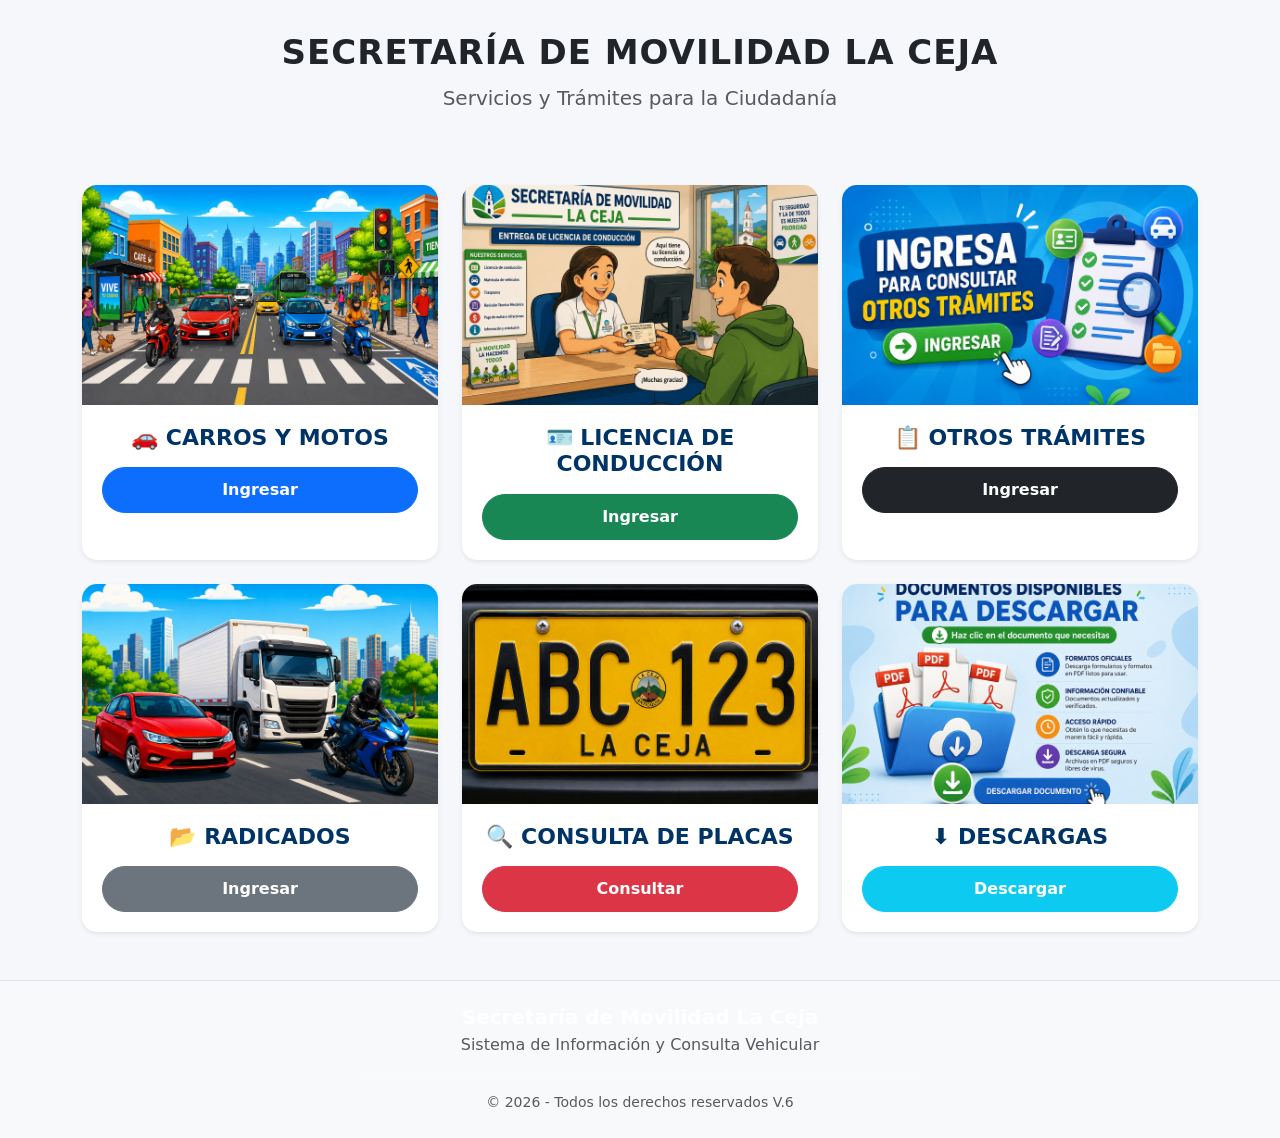
<file: index.html>
<!DOCTYPE html>
<html lang="es">
<head>
  <meta charset="UTF-8">
  <meta name="viewport" content="width=device-width, initial-scale=1">
  <title>Secretaría de Movilidad La Ceja</title>

  <link href="https://cdn.jsdelivr.net/npm/bootstrap@5.3.2/dist/css/bootstrap.min.css" rel="stylesheet">
  <link href="https://cdn.jsdelivr.net/npm/bootstrap-icons@1.11.3/font/bootstrap-icons.min.css" rel="stylesheet">
  <link rel="stylesheet" href="style.css">
</head>

<body>

  <!-- ENCABEZADO CENTRADO -->
  <header class="text-center my-4 py-2">
    <h1 class="fw-bold">SECRETARÍA DE MOVILIDAD LA CEJA</h1>
    <p class="text-muted fs-5">Servicios y Trámites para la Ciudadanía</p>
  </header>

  <!-- CONTENIDO PRINCIPAL -->
  <main class="container my-5">
    <div class="row g-4">

      <!-- CARROS Y MOTOS -->
      <div class="col-md-4">
        <div class="card h-100 shadow-sm">
          <img src="img/tramites.jpg" class="card-img-top" alt="Carros y Motos">
          <div class="card-body text-center">
            <h4 class="card-title mb-3">🚗 CARROS Y MOTOS</h4>
            <a href="tramites.html" class="btn btn-primary w-100 fw-semibold">Ingresar</a>
          </div>
        </div>
      </div>

      <!-- LICENCIA DE CONDUCCIÓN -->
      <div class="col-md-4">
        <div class="card h-100 shadow-sm">
          <img src="img/licencia.jpg" class="card-img-top" alt="Licencia de conducción">
          <div class="card-body text-center">
            <h4 class="card-title mb-3">🪪 LICENCIA DE CONDUCCIÓN</h4>
            <a href="licencia.html" class="btn btn-success w-100 fw-semibold">Ingresar</a>
          </div>
        </div>
      </div>

      <!-- OTROS TRÁMITES -->
      <div class="col-md-4">
        <div class="card h-100 shadow-sm">
          <img src="img/otros.jpg" class="card-img-top" alt="Otros Trámites">
          <div class="card-body text-center">
            <h4 class="card-title mb-3">📋 OTROS TRÁMITES</h4>
            <a href="https://drive.google.com/file/d/1l8A5gVr0gY39-_le9hPTudq5FZgaMMfN/view?usp=sharing" target="_blank" class="btn btn-dark w-100 fw-semibold">Ingresar</a>
          </div>
        </div>
      </div>

      <!-- RADICADOS -->
      <div class="col-md-4">
        <div class="card h-100 shadow-sm">
          <img src="img/radicados.jpg" class="card-img-top" alt="Radicados">
          <div class="card-body text-center">
            <h4 class="card-title mb-3">📂 RADICADOS</h4>
            <a href="radicados.html" class="btn btn-secondary w-100 fw-semibold">Ingresar</a>
          </div>
        </div>
      </div>

      <!-- CONSULTA DE PLACAS -->
      <div class="col-md-4">
        <div class="card h-100 shadow-sm">
          <img src="img/placa.jpg" class="card-img-top" alt="Consulta de placas">
          <div class="card-body text-center">
            <h4 class="card-title mb-3">🔍 CONSULTA DE PLACAS</h4>
            <a href="consulta.html" class="btn btn-danger w-100 fw-semibold">Consultar</a>
          </div>
        </div>
      </div>

      <!-- DESCARGAS -->
      <div class="col-md-4">
        <div class="card h-100 shadow-sm">
          <img src="img/descargaspdf.jpg" class="card-img-top" alt="Descargas">
          <div class="card-body text-center">
            <h4 class="card-title mb-3">⬇️ DESCARGAS</h4>
            <a href="descargas.html" class="btn btn-info w-100 text-white fw-semibold">Descargar</a>
          </div>
        </div>
      </div>

    </div>
  </main>

  <!-- PIE DE PÁGINA CENTRADO -->
  <footer class="text-center py-4 mt-5 bg-light border-top">
    <div class="container">
      <h5 class="fw-bold mb-1">Secretaría de Movilidad La Ceja</h5>
      <p class="text-muted mb-2">Sistema de Información y Consulta Vehicular</p>
      <hr class="w-50 mx-auto my-3">
      <small class="text-muted">© 2026 - Todos los derechos reservados V.6</small>
    </div>
  </footer>

  <script src="https://cdn.jsdelivr.net/npm/bootstrap@5.3.2/dist/js/bootstrap.bundle.min.js"></script>
  <script src="script.js"></script>

</body>
</html>
</file>
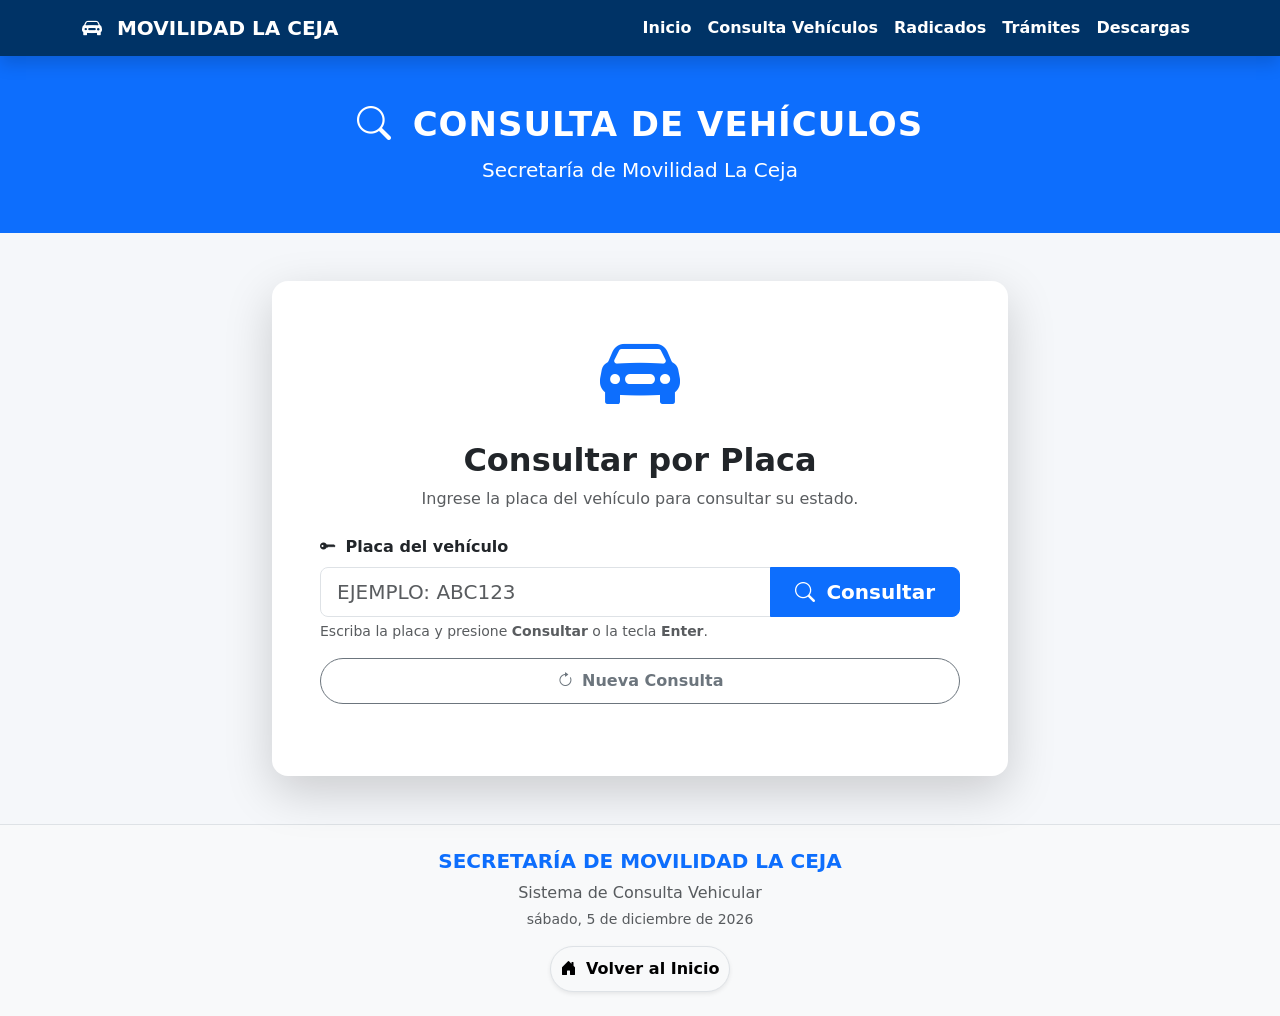
<file: consulta.html>
<!DOCTYPE html>
<html lang="es">

<head>

    <meta charset="UTF-8">

    <meta 
        name="viewport" 
        content="width=device-width, initial-scale=1"
    >

    <meta 
        name="description" 
        content="Consulta de vehículos - Secretaría de Movilidad La Ceja"
    >

    <title>
        Consulta de Vehículos | Movilidad La Ceja
    </title>


    <!-- ==================================================
         BOOTSTRAP 5.3.3 (VERSIÓN ESTABLE CORREGIDA)
    =================================================== -->

    <link 
        href="https://cdn.jsdelivr.net/npm/bootstrap@5.3.3/dist/css/bootstrap.min.css" 
        rel="stylesheet"
    >


    <!-- ==================================================
         BOOTSTRAP ICONS
    =================================================== -->

    <link 
        href="https://cdn.jsdelivr.net/npm/bootstrap-icons@1.11.3/font/bootstrap-icons.min.css" 
        rel="stylesheet"
    >


    <!-- ==================================================
         ESTILOS PROPIOS
    =================================================== -->

    <link 
        rel="stylesheet" 
        href="style.css"
    >

</head>


<body>


<!-- ======================================================
     NAVBAR
====================================================== -->

<nav 
    class="navbar navbar-expand-lg navbar-dark bg-primary shadow"
>

    <div class="container">


        <a 
            class="navbar-brand fw-bold" 
            href="index.html"
        >

            <i class="bi bi-car-front-fill me-2"></i>
            MOVILIDAD LA CEJA

        </a>


        <button 
            class="navbar-toggler" 
            type="button" 
            data-bs-toggle="collapse" 
            data-bs-target="#menu" 
            aria-controls="menu" 
            aria-expanded="false" 
            aria-label="Alternar navegación"
        >

            <span class="navbar-toggler-icon"></span>

        </button>


        <div 
            class="collapse navbar-collapse" 
            id="menu"
        >

            <ul class="navbar-nav ms-auto">


                <li class="nav-item">

                    <a 
                        class="nav-link" 
                        href="index.html"
                    >

                        Inicio

                    </a>

                </li>


                <li class="nav-item">

                    <a 
                        class="nav-link active" 
                        href="consulta.html" 
                        aria-current="page"
                    >

                        Consulta Vehículos

                    </a>

                </li>


                <li class="nav-item">

                    <a 
                        class="nav-link" 
                        href="radicados.html"
                    >

                        Radicados

                    </a>

                </li>


                <li class="nav-item">

                    <a 
                        class="nav-link" 
                        href="tramites.html"
                    >

                        Trámites

                    </a>

                </li>


                <li class="nav-item">

                    <a 
                        class="nav-link" 
                        href="descargas.html"
                    >

                        Descargas

                    </a>

                </li>


            </ul>

        </div>

    </div>

</nav>



<!-- ======================================================
     ENCABEZADO
====================================================== -->

<header 
    class="text-center text-white py-5 bg-primary"
>

    <h1 class="fw-bold">

        <i class="bi bi-search me-2"></i>
        CONSULTA DE VEHÍCULOS

    </h1>


    <p class="mb-0 fs-5">

        Secretaría de Movilidad La Ceja

    </p>

</header>



<!-- ======================================================
     CONSULTA PRINCIPAL
====================================================== -->

<main class="container mt-5 mb-5">

    <div class="row justify-content-center">

        <div class="col-lg-8">


            <div 
                class="card shadow-lg border-0 rounded-4"
            >

                <div 
                    class="card-body p-4 p-md-5"
                >


                    <!-- ==================================
                         ICONO Y TÍTULO
                    =================================== -->

                    <div 
                        class="text-center mb-4"
                    >

                        <i 
                            class="bi bi-car-front-fill display-1 text-primary"
                        ></i>


                        <h2 class="mt-3 fw-bold">

                            Consultar por Placa

                        </h2>


                        <p class="text-muted">

                            Ingrese la placa del vehículo para consultar su estado.

                        </p>

                    </div>



                    <!-- ==================================
                         FORMULARIO DE BÚSQUEDA
                    =================================== -->

                    <form 
                        id="formVehiculo" 
                        onsubmit="event.preventDefault(); consultarPlaca();"
                    >


                        <label 
                            for="placa" 
                            class="form-label fw-semibold"
                        >

                            <i class="bi bi-key-fill me-1"></i>
                            Placa del vehículo

                        </label>


                        <div 
                            class="input-group input-group-lg"
                        >


                            <input 
                                type="text" 
                                id="placa" 
                                class="form-control" 
                                maxlength="10" 
                                placeholder="Ejemplo: ABC123" 
                                style="text-transform:uppercase;" 
                                autocomplete="off" 
                                autocapitalize="characters" 
                                spellcheck="false" 
                                aria-label="Placa del vehículo"
                                aria-describedby="ayudaPlaca"
                            >


                            <button 
                                class="btn btn-primary px-4" 
                                type="submit"
                                aria-label="Consultar vehículo"
                            >

                                <i class="bi bi-search me-1"></i>
                                Consultar

                            </button>


                        </div>


                        <div 
                            id="ayudaPlaca" 
                            class="form-text"
                        >

                            Escriba la placa y presione 
                            <strong>Consultar</strong> o la tecla 
                            <strong>Enter</strong>.

                        </div>


                    </form>



                    <!-- ==================================
                         BOTÓN NUEVA CONSULTA
                    =================================== -->

                    <div class="mt-3 d-grid">


                        <button 
                            class="btn btn-outline-secondary" 
                            type="button" 
                            onclick="limpiarConsultaVehiculo()"
                        >

                            <i class="bi bi-arrow-clockwise me-1"></i>
                            Nueva Consulta

                        </button>


                    </div>



                    <!-- ==================================
                         LOADER (SPINNER)
                    =================================== -->

                    <div 
                        class="text-center mt-4"
                    >

                        <div 
                            id="loader" 
                            class="spinner-border text-primary" 
                            style="display:none;" 
                            role="status" 
                            aria-label="Consultando"
                        >

                            <span class="visually-hidden">
                                Cargando...
                            </span>

                        </div>

                    </div>



                    <!-- ==================================
                         RESULTADO DE LA CONSULTA
                    =================================== -->

                    <div 
                        id="resultado" 
                        class="mt-4" 
                        style="display:none;"
                        aria-live="polite"
                    ></div>


                </div>

            </div>

        </div>

    </div>

</main>



<!-- ======================================================
     PIE DE PÁGINA
====================================================== -->

<footer 
    class="mt-5 py-4 bg-light border-top"
>

    <div class="container text-center">


        <h5 class="fw-bold text-primary">

            SECRETARÍA DE MOVILIDAD LA CEJA

        </h5>


        <p class="text-muted mb-1">

            Sistema de Consulta Vehicular

        </p>


        <p class="text-muted small">

            <span id="fecha"></span>

        </p>


        <a 
            href="index.html" 
            class="btn btn-light border shadow-sm"
        >

            <i class="bi bi-house-door-fill me-1"></i>
            Volver al Inicio

        </a>


    </div>

</footer>



<!-- ======================================================
     BOTÓN VOLVER ARRIBA
====================================================== -->

<button 
    id="btnTop" 
    class="btn btn-primary rounded-circle shadow" 
    onclick="volverArriba()" 
    style="
        display:none;
        position:fixed;
        right:20px;
        bottom:20px;
        z-index:1050;
        width:48px;
        height:48px;
    " 
    aria-label="Volver arriba"
    title="Volver arriba"
>

    <i class="bi bi-arrow-up"></i>

</button>



<!-- ======================================================
     BOOTSTRAP JS 5.3.3 (VERSIÓN ESTABLE CORREGIDA)
====================================================== -->

<script 
    src="https://cdn.jsdelivr.net/npm/bootstrap@5.3.3/dist/js/bootstrap.bundle.min.js"
></script>


<!-- ======================================================
     SCRIPT PROPIO
     
     IMPORTANTE:
     Debe cargar después del HTML para que los 
     elementos existan en el DOM.
====================================================== -->

<script src="script.js?v=4"></script>


</body>

</html>
</file>
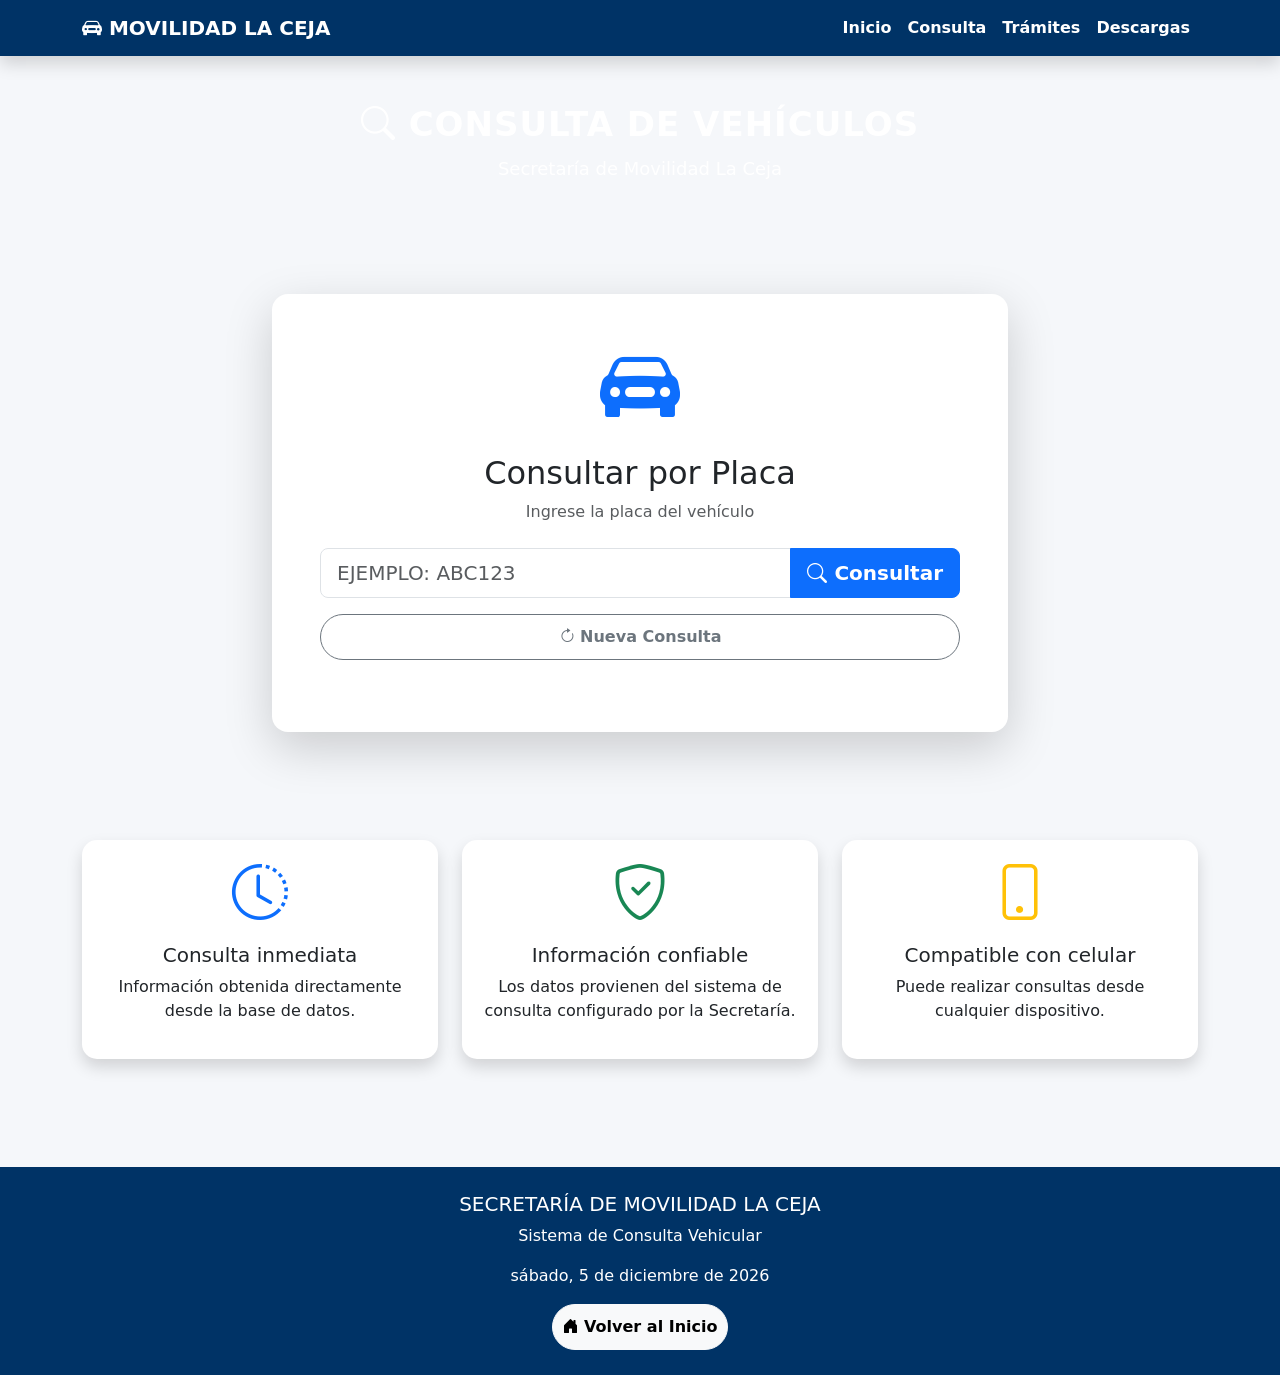
<file: consultas.html>
<!DOCTYPE html>
<html lang="es">

<head>

<meta charset="UTF-8">
<meta name="viewport" content="width=device-width, initial-scale=1">

<title>Consulta de Vehículos</title>

<link href="https://cdn.jsdelivr.net/npm/bootstrap@5.3.7/dist/css/bootstrap.min.css" rel="stylesheet">

<link href="https://cdn.jsdelivr.net/npm/bootstrap-icons@1.11.3/font/bootstrap-icons.min.css" rel="stylesheet">

<link rel="stylesheet" href="style.css">

</head>

<body>

<!--=====================================
NAVBAR
======================================-->

<nav class="navbar navbar-expand-lg navbar-dark bg-primary shadow">

<div class="container">

<a class="navbar-brand fw-bold" href="index.html">

<i class="bi bi-car-front-fill"></i>

MOVILIDAD LA CEJA

</a>

<button class="navbar-toggler"
type="button"
data-bs-toggle="collapse"
data-bs-target="#menu">

<span class="navbar-toggler-icon"></span>

</button>

<div class="collapse navbar-collapse" id="menu">

<ul class="navbar-nav ms-auto">

<li class="nav-item">
<a class="nav-link" href="index.html">
Inicio
</a>
</li>

<li class="nav-item">
<a class="nav-link active" href="#">
Consulta
</a>
</li>

<li class="nav-item">
<a class="nav-link" href="tramites.html">
Trámites
</a>
</li>

<li class="nav-item">
<a class="nav-link" href="descargas.html">
Descargas
</a>
</li>

</ul>

</div>

</div>

</nav>

<!--=====================================
ENCABEZADO
======================================-->

<header class="text-center text-white py-5">

<h1>

<i class="bi bi-search"></i>

CONSULTA DE VEHÍCULOS

</h1>

<p>

Secretaría de Movilidad La Ceja

</p>

</header>

<!--=====================================
CONSULTA
======================================-->

<div class="container mt-5">

<div class="row justify-content-center">

<div class="col-lg-8">

<div class="card shadow-lg border-0 rounded-4">

<div class="card-body p-5">

<div class="text-center mb-4">

<i class="bi bi-car-front-fill display-1 text-primary"></i>

<h2 class="mt-3">

Consultar por Placa

</h2>

<p class="text-muted">

Ingrese la placa del vehículo

</p>

</div>

<div class="input-group input-group-lg">

<input

type="text"

id="placa"

class="form-control"

maxlength="10"

placeholder="Ejemplo: ABC123"

style="text-transform:uppercase;">

<button

class="btn btn-primary"

onclick="consultarPlaca()">

<i class="bi bi-search"></i>

Consultar

</button>

</div>

<div class="mt-3 d-grid gap-2">

<button

class="btn btn-outline-secondary"

onclick="limpiarConsulta()">

<i class="bi bi-arrow-clockwise"></i>

Nueva Consulta

</button>

</div>

<div class="text-center mt-4">

<div

id="loader"

class="spinner-border text-primary"

style="display:none;"

role="status">

</div>

</div>

<div

id="resultado"

class="mt-4"

style="display:none;">

</div>

</div>

</div>

</div>

</div>

</div>

<!--=====================================
INFORMACIÓN
======================================-->

<section class="container mt-5">

<div class="row">

<div class="col-md-4">

<div class="card text-center h-100 shadow">

<div class="card-body">

<i class="bi bi-clock-history display-4 text-primary"></i>

<h5 class="mt-3">

Consulta inmediata

</h5>

<p>

Información obtenida directamente desde la base de datos.

</p>

</div>

</div>

</div>

<div class="col-md-4">

<div class="card text-center h-100 shadow">

<div class="card-body">

<i class="bi bi-shield-check display-4 text-success"></i>

<h5 class="mt-3">

Información confiable

</h5>

<p>

Los datos provienen del sistema de consulta configurado por la Secretaría.

</p>

</div>

</div>

</div>

<div class="col-md-4">

<div class="card text-center h-100 shadow">

<div class="card-body">

<i class="bi bi-phone display-4 text-warning"></i>

<h5 class="mt-3">

Compatible con celular

</h5>

<p>

Puede realizar consultas desde cualquier dispositivo.

</p>

</div>

</div>

</div>

</div>

</section>

<!--=====================================
PIE
======================================-->

<footer class="mt-5">

<div class="container text-center">

<h5>

SECRETARÍA DE MOVILIDAD LA CEJA

</h5>

<p>

Sistema de Consulta Vehicular

</p>

<p>

<span id="fecha"></span>

</p>

<a

href="index.html"

class="btn btn-light">

<i class="bi bi-house-door-fill"></i>

Volver al Inicio

</a>

</div>

</footer>

<button

id="btnTop"

class="btn btn-primary rounded-circle"

onclick="volverArriba()"

style="display:none;position:fixed;right:20px;bottom:20px;">

<i class="bi bi-arrow-up"></i>

</button>

<script src="https://cdn.jsdelivr.net/npm/bootstrap@5.3.7/dist/js/bootstrap.bundle.min.js"></script>

<script src="script.js"></script>

</body>

</html>
</file>
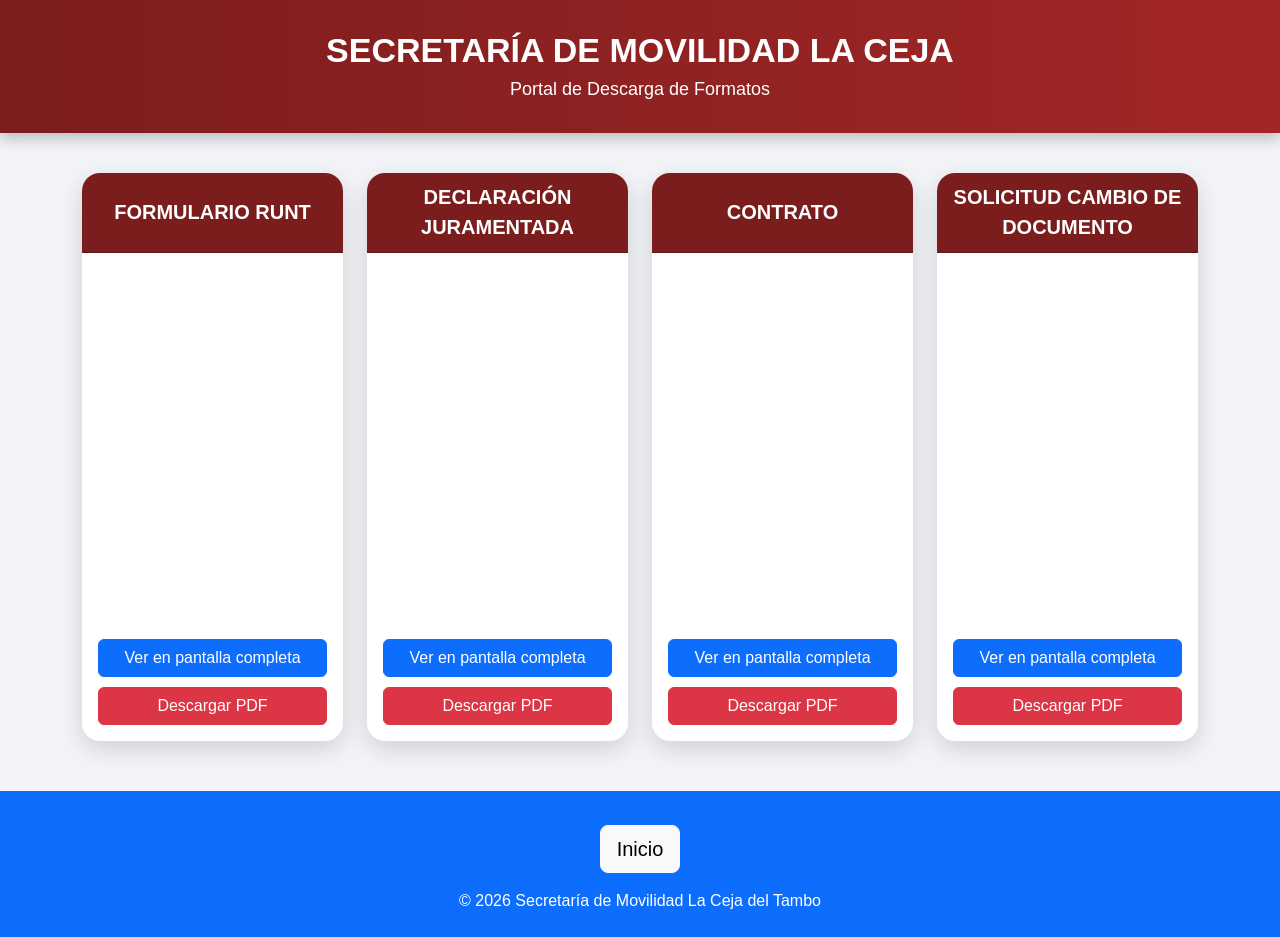
<file: descargas.html>
<!DOCTYPE html>
<html lang="es">
<head>
<meta charset="UTF-8">
<meta name="viewport" content="width=device-width, initial-scale=1">

<title>Formatos - Secretaría de Movilidad La Ceja</title>

<link href="https://cdn.jsdelivr.net/npm/bootstrap@5.3.7/dist/css/bootstrap.min.css" rel="stylesheet">

<style>

body{
    background:#f2f4f8;
    font-family:Segoe UI,Arial,sans-serif;
}

header{
    background:linear-gradient(90deg,#7b1d1d,#a32626);
    color:white;
    padding:30px;
    text-align:center;
    margin-bottom:40px;
    box-shadow:0 5px 15px rgba(0,0,0,.25);
}

header h1{
    font-size:34px;
    font-weight:700;
    margin-bottom:5px;
}

header p{
    font-size:18px;
    margin:0;
}

.card{
    border:none;
    border-radius:18px;
    overflow:hidden;
    box-shadow:0 8px 25px rgba(0,0,0,.15);
    transition:.35s;
    height:100%;
}

.card:hover{
    transform:translateY(-8px);
}

.card-header{
    background:#7b1d1d;
    color:white;
    text-align:center;
    font-size:20px;
    font-weight:bold;
    min-height:80px;
    display:flex;
    justify-content:center;
    align-items:center;
}

.pdf-container{
    height:360px;
}

.pdf-container iframe{
    width:100%;
    height:100%;
    border:none;
}

.card-body{
    display:flex;
    flex-direction:column;
}

.btn{
    margin-top:10px;
}

footer{
    margin-top:50px;
    background:#222;
    color:white;
    text-align:center;
    padding:20px;
}

@media(max-width:768px){

.pdf-container{
    height:280px;
}

header h1{
    font-size:26px;
}

}

</style>

</head>

<body>

<header>

<h1>SECRETARÍA DE MOVILIDAD LA CEJA</h1>

<p>Portal de Descarga de Formatos</p>

</header>

<div class="container">

<div class="row g-4">

<!-- FORMULARIO RUNT -->

<div class="col-lg-3 col-md-6">

<div class="card">

<div class="card-header">
FORMULARIO RUNT
</div>

<div class="pdf-container">

<iframe
src="https://drive.google.com/file/d/1TrNWS6BEEClSsar2xa95iWDj3vJARaI5/preview"
allow="autoplay">
</iframe>

</div>

<div class="card-body">

<a href="https://drive.google.com/file/d/1TrNWS6BEEClSsar2xa95iWDj3vJARaI5/view"
target="_blank"
class="btn btn-primary">
Ver en pantalla completa
</a>

<a href="https://drive.google.com/uc?export=download&id=1TrNWS6BEEClSsar2xa95iWDj3vJARaI5"
target="_blank"
class="btn btn-danger">
Descargar PDF
</a>

</div>

</div>

</div>

<!-- DECLARACION -->

<div class="col-lg-3 col-md-6">

<div class="card">

<div class="card-header">
DECLARACIÓN JURAMENTADA
</div>

<div class="pdf-container">

<iframe
src="https://drive.google.com/file/d/1epjk94l6TnPhLGyobrGg2jHmA1gzHk0T/preview">
</iframe>

</div>

<div class="card-body">

<a href="https://drive.google.com/file/d/1epjk94l6TnPhLGyobrGg2jHmA1gzHk0T/view"
target="_blank"
class="btn btn-primary">
Ver en pantalla completa
</a>

<a href="https://drive.google.com/uc?export=download&id=1epjk94l6TnPhLGyobrGg2jHmA1gzHk0T"
target="_blank"
class="btn btn-danger">
Descargar PDF
</a>

</div>

</div>

</div>

<!-- CONTRATO -->

<div class="col-lg-3 col-md-6">

<div class="card">

<div class="card-header">
CONTRATO
</div>

<div class="pdf-container">

<iframe
src="https://drive.google.com/file/d/1SsMqu4CxqYosdgk6YPIdMIYPqMdwkfL9/preview">
</iframe>

</div>

<div class="card-body">

<a href="https://drive.google.com/file/d/1SsMqu4CxqYosdgk6YPIdMIYPqMdwkfL9/view"
target="_blank"
class="btn btn-primary">
Ver en pantalla completa
</a>

<a href="https://drive.google.com/uc?export=download&id=1SsMqu4CxqYosdgk6YPIdMIYPqMdwkfL9"
target="_blank"
class="btn btn-danger">
Descargar PDF
</a>

</div>

</div>

</div>

<!-- CAMBIO DOCUMENTO -->

<div class="col-lg-3 col-md-6">

<div class="card">

<div class="card-header">
SOLICITUD CAMBIO DE DOCUMENTO
</div>

<div class="pdf-container">

<iframe
src="https://drive.google.com/file/d/13Clk7W1sN7m0QHfYy7K0-9UMvb3F6EiK/preview">
</iframe>

</div>

<div class="card-body">

<a href="https://drive.google.com/file/d/13Clk7W1sN7m0QHfYy7K0-9UMvb3F6EiK/view"
target="_blank"
class="btn btn-primary">
Ver en pantalla completa
</a>

<a href="https://drive.google.com/uc?export=download&id=13Clk7W1sN7m0QHfYy7K0-9UMvb3F6EiK"
target="_blank"
class="btn btn-danger">
Descargar PDF
</a>

</div>

</div>

</div>

</div>

</div>

<footer class="bg-primary text-white py-4">

    <div class="container text-center">

        <a href="index.html" class="btn btn-light btn-lg mb-3">
            <i class="bi bi-house-door-fill"></i>
            Inicio
        </a>

        <p class="mb-0">
        © 2026 Secretaría de Movilidad La Ceja del Tambo

    </footer>

    <script src="https://cdn.jsdelivr.net/npm/bootstrap@5.3.7/dist/js/bootstrap.bundle.min.js"></script>

</body>
</html>
</file>
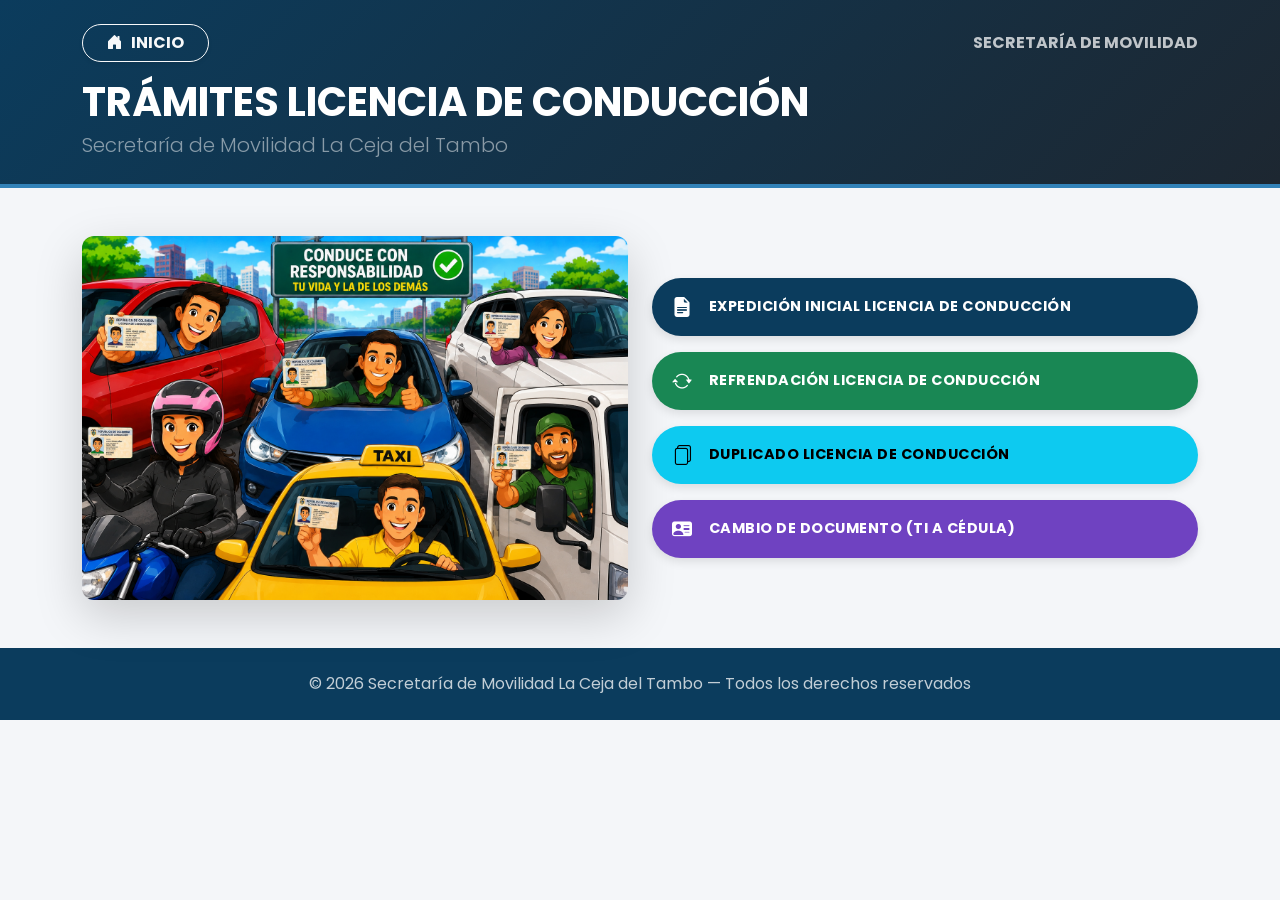
<file: licencia.html>
<!DOCTYPE html>
<html lang="es">

<head>
  <meta charset="UTF-8">
  <meta name="viewport" content="width=device-width, initial-scale=1">
  <title>Licencias de Conducción - La Ceja</title>

  <!-- Bootstrap 5 CSS -->
  <link href="https://cdn.jsdelivr.net/npm/bootstrap@5.3.2/dist/css/bootstrap.min.css" rel="stylesheet">
  <!-- Bootstrap Icons -->
  <link rel="stylesheet" href="https://cdn.jsdelivr.net/npm/bootstrap-icons@1.11.3/font/bootstrap-icons.min.css">
  <!-- Google Fonts -->
  <link href="https://fonts.googleapis.com/css2?family=Poppins:wght@400;600;700&display=swap" rel="stylesheet">

  <style>
    body {
      font-family: 'Poppins', sans-serif;
      background-color: #f4f6f9;
      color: #333;
    }

    /* Encabezado con degradado azul institucional */
    header.titulo {
      background: linear-gradient(135deg, #0b3c5d 0%, #1d2731 100%);
      color: #ffffff;
      border-bottom: 4px solid #3282b8;
    }

    .banner {
      max-width: 100%;
      height: auto;
      border-radius: 12px;
      box-shadow: 0 8px 20px rgba(0, 0, 0, 0.15);
    }

    /* Estilo general para los botones */
    .tramite-btn {
      color: #ffffff;
      border: none;
      border-radius: 30px;
      padding: 14px 20px;
      font-size: 0.9rem;
      font-weight: 700;
      text-transform: uppercase;
      letter-spacing: 0.5px;
      display: flex;
      align-items: center;
      justify-content: flex-start;
      width: 100%;
      text-decoration: none;
      box-shadow: 0 4px 10px rgba(0, 0, 0, 0.1);
      transition: all 0.3s ease;
    }

    .tramite-btn:hover {
      color: #ffffff;
      transform: translateY(-3px);
      box-shadow: 0 6px 15px rgba(0, 0, 0, 0.2);
    }

    /* Variación de colores para los botones */
    .btn-expedicion {
      background-color: #0b3c5d; /* Azul Profundo */
    }
    .btn-expedicion:hover {
      background-color: #082d47;
    }

    .btn-refrendacion {
      background-color: #198754; /* Verde Institucional */
    }
    .btn-refrendacion:hover {
      background-color: #146c43;
    }

    .btn-duplicado {
      background-color: #0dcaf0; /* Azul Celeste */
      color: #000;
    }
    .btn-duplicado:hover {
      background-color: #31d2f2;
      color: #000;
    }

    .btn-cambio-doc {
      background-color: #6f42c1; /* Púrpura */
    }
    .btn-cambio-doc:hover {
      background-color: #593196;
    }

    footer {
      background-color: #0b3c5d;
      color: #ffffff;
    }
  </style>
</head>

<body>

  <!-- ENCABEZADO CON BOTÓN INICIO -->
  <header class="titulo py-4">
    <div class="container">
      <div class="d-flex justify-content-between align-items-center mb-3">
        <a href="index.html" class="btn btn-outline-light rounded-pill px-4 fw-bold shadow-sm">
          <i class="bi bi-house-door-fill me-2"></i>INICIO
        </a>
        <span class="fw-bold text-light opacity-75 d-none d-sm-inline">SECRETARÍA DE MOVILIDAD</span>
      </div>

      <h1 class="fw-bold mb-1">TRÁMITES LICENCIA DE CONDUCCIÓN</h1>
      <p class="lead mb-0 text-white-50">
        Secretaría de Movilidad La Ceja del Tambo
      </p>
    </div>
  </header>

  <!-- CONTENIDO PRINCIPAL -->
  <main class="container py-5">
    <div class="row align-items-center g-4">

      <!-- IMAGEN -->
      <div class="col-lg-6 text-center">
        <img src="img/conductor.jpg" class="img-fluid banner shadow-lg" alt="Licencia de conducción">
      </div>

      <!-- BOTONES CON NUEVA PALETA DE COLORES -->
      <div class="col-lg-6">
        <a href="https://drive.google.com/file/d/19k5nYh4Jqa2Z_EqaSXICZ7Ae_oRfVzEk/view?usp=sharing"
           target="_blank" rel="noopener noreferrer" class="tramite-btn btn-expedicion mb-3">
          <i class="bi bi-file-earmark-text-fill fs-5 me-3"></i>
          <span>EXPEDICIÓN INICIAL LICENCIA DE CONDUCCIÓN</span>
        </a>

        <a href="https://drive.google.com/file/d/1SSey9mblSQMkYnabRCJ6_CkUt8y_6icz/view?usp=sharing"
           target="_blank" rel="noopener noreferrer" class="tramite-btn btn-refrendacion mb-3">
          <i class="bi bi-arrow-repeat fs-5 me-3"></i>
          <span>REFRENDACIÓN LICENCIA DE CONDUCCIÓN</span>
        </a>

        <a href="https://drive.google.com/file/d/1z4jZEGOr8tG586aAG-gcWi9yoSQjfnBs/view?usp=sharing"
           target="_blank" rel="noopener noreferrer" class="tramite-btn btn-duplicado mb-3">
          <i class="bi bi-files fs-5 me-3"></i>
          <span>DUPLICADO LICENCIA DE CONDUCCIÓN</span>
        </a>

        <a href="https://drive.google.com/file/d/1RmU08k7RXWBc_i5OwjccVnjFBrqIIZ4w/view?usp=sharing"
           target="_blank" rel="noopener noreferrer" class="tramite-btn btn-cambio-doc">
          <i class="bi bi-person-vcard-fill fs-5 me-3"></i>
          <span>CAMBIO DE DOCUMENTO (TI A CÉDULA)</span>
        </a>
      </div>

    </div>
  </main>

  <!-- PIE DE PÁGINA -->
  <footer class="py-4 mt-auto">
    <div class="container text-center">
      <p class="mb-0 opacity-75">
        © 2026 Secretaría de Movilidad La Ceja del Tambo — Todos los derechos reservados
      </p>
    </div>
  </footer>

  <script src="https://cdn.jsdelivr.net/npm/bootstrap@5.3.2/dist/js/bootstrap.bundle.min.js"></script>
</body>

</html>
</file>
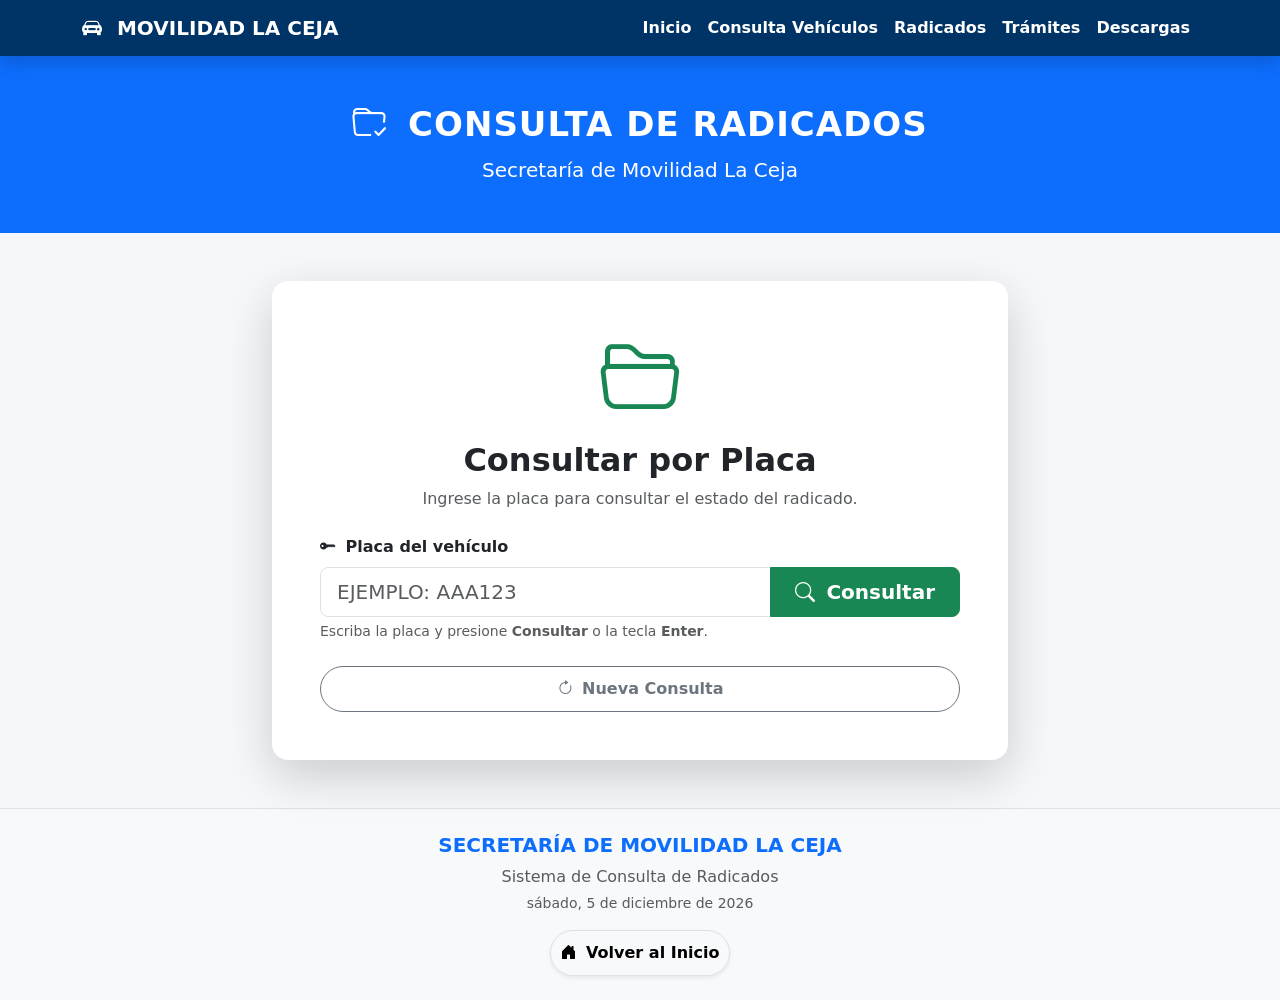
<file: radicados.html>
<!DOCTYPE html>
<html lang="es">

<head>

    <meta charset="UTF-8">

    <meta 
        name="viewport" 
        content="width=device-width, initial-scale=1"
    >

    <meta 
        name="description" 
        content="Consulta de radicados - Secretaría de Movilidad La Ceja"
    >

    <title>
        Consulta de Radicados | Movilidad La Ceja
    </title>


    <!-- ==================================================
         BOOTSTRAP 5.3.3 (VERSIÓN ESTABLE CORREGIDA)
    =================================================== -->

    <link 
        href="https://cdn.jsdelivr.net/npm/bootstrap@5.3.3/dist/css/bootstrap.min.css" 
        rel="stylesheet"
    >


    <!-- ==================================================
         BOOTSTRAP ICONS
    =================================================== -->

    <link 
        href="https://cdn.jsdelivr.net/npm/bootstrap-icons@1.11.3/font/bootstrap-icons.min.css" 
        rel="stylesheet"
    >


    <!-- ==================================================
         ESTILOS PROPIOS
    =================================================== -->

    <link 
        rel="stylesheet" 
        href="style.css"
    >

</head>


<body>


<!-- ======================================================
     NAVBAR
====================================================== -->

<nav 
    class="navbar navbar-expand-lg navbar-dark bg-primary shadow"
>

    <div class="container">


        <a 
            class="navbar-brand fw-bold" 
            href="index.html"
        >

            <i class="bi bi-car-front-fill me-2"></i>
            MOVILIDAD LA CEJA

        </a>


        <button 
            class="navbar-toggler" 
            type="button" 
            data-bs-toggle="collapse" 
            data-bs-target="#menu" 
            aria-controls="menu" 
            aria-expanded="false" 
            aria-label="Alternar navegación"
        >

            <span class="navbar-toggler-icon"></span>

        </button>


        <div 
            class="collapse navbar-collapse" 
            id="menu"
        >

            <ul class="navbar-nav ms-auto">


                <li class="nav-item">

                    <a 
                        class="nav-link" 
                        href="index.html"
                    >

                        Inicio

                    </a>

                </li>


                <li class="nav-item">

                    <a 
                        class="nav-link" 
                        href="consulta.html"
                    >

                        Consulta Vehículos

                    </a>

                </li>


                <li class="nav-item">

                    <a 
                        class="nav-link active" 
                        href="radicados.html" 
                        aria-current="page"
                    >

                        Radicados

                    </a>

                </li>


                <li class="nav-item">

                    <a 
                        class="nav-link" 
                        href="tramites.html"
                    >

                        Trámites

                    </a>

                </li>


                <li class="nav-item">

                    <a 
                        class="nav-link" 
                        href="descargas.html"
                    >

                        Descargas

                    </a>

                </li>


            </ul>

        </div>

    </div>

</nav>



<!-- ======================================================
     ENCABEZADO
====================================================== -->

<header 
    class="text-center text-white py-5 bg-primary"
>

    <h1 class="fw-bold">

        <i class="bi bi-folder-check me-2"></i>
        CONSULTA DE RADICADOS

    </h1>


    <p class="mb-0 fs-5">

        Secretaría de Movilidad La Ceja

    </p>

</header>



<!-- ======================================================
     CONTENIDO PRINCIPAL
====================================================== -->

<main class="container mt-5 mb-5">

    <div class="row justify-content-center">

        <div class="col-lg-8">


            <!-- ==========================================
                 TARJETA DE CONSULTA
            =========================================== -->

            <div 
                class="card shadow-lg border-0 rounded-4"
            >

                <div 
                    class="card-body p-4 p-md-5"
                >


                    <!-- ==================================
                         ICONO Y TÍTULO
                    =================================== -->

                    <div 
                        class="text-center mb-4"
                    >

                        <i 
                            class="bi bi-folder2-open display-1 text-success"
                        ></i>


                        <h2 class="mt-3 fw-bold">

                            Consultar por Placa

                        </h2>


                        <p class="text-muted">

                            Ingrese la placa para consultar 
                            el estado del radicado.

                        </p>

                    </div>



                    <!-- ==================================
                         FORMULARIO DE BÚSQUEDA
                    =================================== -->

                    <form 
                        id="formRadicado" 
                        onsubmit="event.preventDefault(); consultarRadicado();"
                    >


                        <label 
                            for="placaRadicado" 
                            class="form-label fw-semibold"
                        >

                            <i class="bi bi-key-fill me-1"></i>
                            Placa del vehículo

                        </label>


                        <div 
                            class="input-group input-group-lg"
                        >


                            <input 
                                type="text" 
                                id="placaRadicado" 
                                class="form-control" 
                                maxlength="10" 
                                placeholder="Ejemplo: AAA123" 
                                style="text-transform:uppercase;" 
                                autocomplete="off" 
                                autocapitalize="characters" 
                                spellcheck="false" 
                                aria-label="Placa del vehículo a consultar"
                                aria-describedby="ayudaPlacaRadicado"
                            >


                            <button 
                                class="btn btn-success px-4" 
                                type="submit"
                                aria-label="Consultar radicado"
                            >

                                <i class="bi bi-search me-1"></i>
                                Consultar

                            </button>


                        </div>


                        <div 
                            id="ayudaPlacaRadicado" 
                            class="form-text"
                        >

                            Escriba la placa y presione 
                            <strong>Consultar</strong> o la tecla 
                            <strong>Enter</strong>.

                        </div>


                    </form>



                    <!-- ==================================
                         RESULTADO DE LA CONSULTA
                    =================================== -->

                    <div 
                        id="resultadoRadicado" 
                        class="mt-4"
                        aria-live="polite"
                    ></div>



                    <!-- ==================================
                         BOTÓN NUEVA CONSULTA
                    =================================== -->

                    <div class="mt-4 d-grid">


                        <button 
                            class="btn btn-outline-secondary" 
                            type="button" 
                            onclick="limpiarConsultaRadicado()"
                        >

                            <i class="bi bi-arrow-clockwise me-1"></i>
                            Nueva Consulta

                        </button>


                    </div>


                </div>

            </div>

        </div>

    </div>

</main>



<!-- ======================================================
     PIE DE PÁGINA
====================================================== -->

<footer 
    class="mt-5 py-4 bg-light border-top"
>

    <div class="container text-center">


        <h5 class="fw-bold text-primary">

            SECRETARÍA DE MOVILIDAD LA CEJA

        </h5>


        <p class="text-muted mb-1">

            Sistema de Consulta de Radicados

        </p>


        <p class="text-muted small">

            <span id="fecha"></span>

        </p>


        <a 
            href="index.html" 
            class="btn btn-light border shadow-sm"
        >

            <i class="bi bi-house-door-fill me-1"></i>
            Volver al Inicio

        </a>


    </div>

</footer>



<!-- ======================================================
     BOTÓN VOLVER ARRIBA
====================================================== -->

<button 
    id="btnTop" 
    class="btn btn-primary rounded-circle shadow" 
    onclick="volverArriba()" 
    style="
        display:none;
        position:fixed;
        right:20px;
        bottom:20px;
        z-index:1050;
        width:48px;
        height:48px;
    " 
    aria-label="Volver arriba"
    title="Volver arriba"
>

    <i class="bi bi-arrow-up"></i>

</button>



<!-- ======================================================
     BOOTSTRAP JS 5.3.3 (VERSIÓN ESTABLE CORREGIDA)
====================================================== -->

<script 
    src="https://cdn.jsdelivr.net/npm/bootstrap@5.3.3/dist/js/bootstrap.bundle.min.js"
></script>


<!-- ======================================================
     SCRIPT PROPIO
     
     IMPORTANTE:
     Debe cargar después del HTML para que los 
     elementos existan en el DOM.
====================================================== -->

<script src="script.js?v=4"></script>


</body>

</html>
</file>
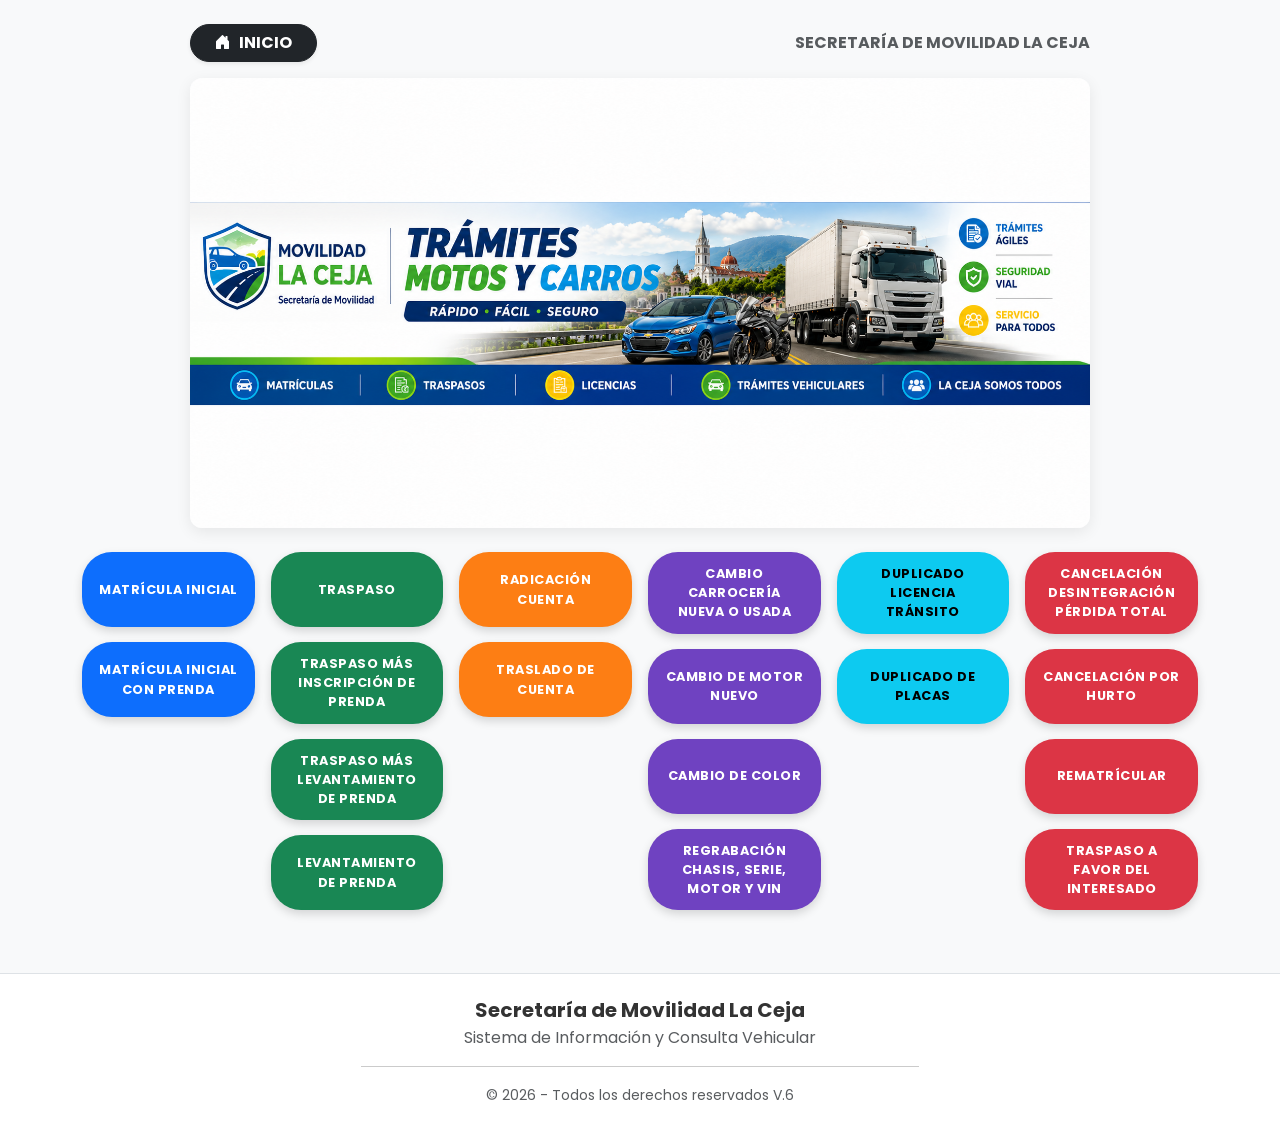
<file: tramites.html>
<!DOCTYPE html>
<html lang="es">

<head>
  <meta charset="UTF-8">
  <meta name="viewport" content="width=device-width, initial-scale=1">
  <title>Trámites Motos y Carros - La Ceja</title>

  <!-- Bootstrap 5 CSS -->
  <link href="https://cdn.jsdelivr.net/npm/bootstrap@5.3.2/dist/css/bootstrap.min.css" rel="stylesheet">
  <!-- Bootstrap Icons -->
  <link href="https://cdn.jsdelivr.net/npm/bootstrap-icons@1.11.3/font/bootstrap-icons.min.css" rel="stylesheet">
  <!-- Google Fonts -->
  <link href="https://fonts.googleapis.com/css2?family=Poppins:wght@400;600;700&display=swap" rel="stylesheet">

  <style>
    body {
      font-family: 'Poppins', sans-serif;
      background-color: #f8f9fa;
      color: #333;
    }

    .banner-container {
      max-width: 900px;
      margin: 0 auto;
    }

    .banner-img {
      border-radius: 12px;
      box-shadow: 0 4px 15px rgba(0, 0, 0, 0.08);
    }

    /* Estilo de Botón Pill Uniforme */
    .tramite-btn {
      color: #ffffff;
      border: none;
      border-radius: 30px;
      padding: 12px 16px;
      font-size: 0.8rem;
      font-weight: 700;
      text-transform: uppercase;
      letter-spacing: 0.5px;
      display: flex;
      align-items: center;
      justify-content: center;
      text-align: center;
      min-height: 75px; /* Altura uniforme para alinear filas */
      width: 100%;
      text-decoration: none;
      margin-bottom: 15px;
      box-shadow: 0 4px 10px rgba(0, 0, 0, 0.15);
      transition: all 0.3s ease;
    }

    .tramite-btn:hover {
      color: #ffffff;
      transform: translateY(-3px);
      box-shadow: 0 6px 15px rgba(0, 0, 0, 0.25);
    }

    /* Modificación de Colores por Columna */
    .col-btn-1 { background-color: #0d6efd; } /* Azul */
    .col-btn-1:hover { background-color: #0b5ed7; }

    .col-btn-2 { background-color: #198754; } /* Verde */
    .col-btn-2:hover { background-color: #157347; }

    .col-btn-3 { background-color: #fd7e14; } /* Naranja */
    .col-btn-3:hover { background-color: #e36d0e; }

    .col-btn-4 { background-color: #6f42c1; } /* Morado */
    .col-btn-4:hover { background-color: #593196; }

    .col-btn-5 { background-color: #0dcaf0; color: #000; } /* Cian */
    .col-btn-5:hover { background-color: #31d2f2; color: #000; }

    .col-btn-6 { background-color: #dc3545; } /* Rojo */
    .col-btn-6:hover { background-color: #bb2d3b; }

    footer {
      background-color: #ffffff;
      border-top: 1px solid #dee2e6;
    }
  </style>
</head>

<body>

  <!-- ENCABEZADO CON BOTÓN INICIO Y BANNER -->
  <header class="container my-4">
    <div class="d-flex justify-content-between align-items-center banner-container mb-3">
      <a href="index.html" class="btn btn-dark rounded-pill px-4 fw-bold shadow-sm">
        <i class="bi bi-house-door-fill me-2"></i>INICIO
      </a>
      <span class="fw-bold text-muted d-none d-sm-inline">SECRETARÍA DE MOVILIDAD LA CEJA</span>
    </div>

    <div class="banner-container text-center mb-4">
      <img src="img/carros.jpg" class="img-fluid banner-img" alt="Trámites Motos y Carros">
    </div>
  </header>

  <!-- CONTENIDO EN 6 COLUMNAS ORIGINALES -->
  <main class="container my-4">
    <div class="row g-3">

      <!-- COLUMNA 1 (AZUL) -->
      <div class="col-lg-2 col-md-4 col-sm-6">
        <a href="https://drive.google.com/file/d/1VaelLjYKXOa03_EMnMmvcJVTymYG-pMN/view?usp=sharing" target="_blank" class="tramite-btn col-btn-1">
          MATRÍCULA INICIAL
        </a>
        <a href="https://drive.google.com/file/d/1_gogGQkSLmbr0aSbSN3Dr-yW46TyrY2b/view?usp=sharing" target="_blank" class="tramite-btn col-btn-1">
          MATRÍCULA INICIAL CON PRENDA
        </a>
      </div>

      <!-- COLUMNA 2 (VERDE) -->
      <div class="col-lg-2 col-md-4 col-sm-6">
        <a href="https://drive.google.com/file/d/1B3WdSwhY7BpeZmXd73Yf5hRc4H-atMlo/view?usp=sharing" target="_blank" class="tramite-btn col-btn-2">
          TRASPASO
        </a>
        <a href="https://drive.google.com/file/d/1Olygu3V-khSgUrHTnzCYbAPCKT4LzNlW/view?usp=sharing" target="_blank" class="tramite-btn col-btn-2">
          TRASPASO MÁS INSCRIPCIÓN DE PRENDA
        </a>
        <a href="https://drive.google.com/file/d/1ZeMl6GkEsjUg6HJWyK6FPH_vk8RSQJpA/view?usp=sharing" target="_blank" class="tramite-btn col-btn-2">
          TRASPASO MÁS LEVANTAMIENTO DE PRENDA
        </a>
        <a href="https://drive.google.com/file/d/1ZH1a3VRqmc_HWc7VuIZCOeaNBbh0BLqf/view?usp=sharing" target="_blank" class="tramite-btn col-btn-2">
          LEVANTAMIENTO DE PRENDA
        </a>
      </div>

      <!-- COLUMNA 3 (NARANJA) -->
      <div class="col-lg-2 col-md-4 col-sm-6">
        <a href="https://drive.google.com/file/d/13azT2dkMuYDp_o9Vq4k_Qt2JSQo9Yco0/view?usp=sharing" target="_blank" class="tramite-btn col-btn-3">
          RADICACIÓN CUENTA
        </a>
        <a href="https://drive.google.com/file/d/1bTKL2zgype9x1-nckIzliwajCNhio2Hk/view?usp=sharing" target="_blank" class="tramite-btn col-btn-3">
          TRASLADO DE CUENTA
        </a>
      </div>

      <!-- COLUMNA 4 (MORADO) -->
      <div class="col-lg-2 col-md-4 col-sm-6">
        <a href="https://drive.google.com/file/d/1pMkSeR7JXRj-CF4qkKk2unFEjzkjtTDu/view?usp=sharing" target="_blank" class="tramite-btn col-btn-4">
          CAMBIO CARROCERÍA NUEVA O USADA
        </a>
        <a href="https://drive.google.com/file/d/11EIXx8GfViUfPtTBPW9IUmoPExCJEDI5/view?usp=sharing" target="_blank" class="tramite-btn col-btn-4">
          CAMBIO DE MOTOR NUEVO
        </a>
        <a href="https://drive.google.com/file/d/1QDCSCloNRPoisPkgG96EaVGiK5ECMJ5a/view?usp=sharing" target="_blank" class="tramite-btn col-btn-4">
          CAMBIO DE COLOR
        </a>
        <a href="https://drive.google.com/file/d/1fAp-DrwhJoNgNoPHPqIRyPUr7VfhbYor/view?usp=sharing" target="_blank" class="tramite-btn col-btn-4">
          REGRABACIÓN CHASIS, SERIE, MOTOR Y VIN
        </a>
      </div>

      <!-- COLUMNA 5 (CIAN) -->
      <div class="col-lg-2 col-md-4 col-sm-6">
        <a href="https://drive.google.com/file/d/18CtkeDihTEukU3neIk7gS2CbBSTB3DVc/view?usp=sharing" target="_blank" class="tramite-btn col-btn-5">
          DUPLICADO LICENCIA TRÁNSITO
        </a>
        <a href="https://drive.google.com/file/d/1lHGUrf6Vq21iv0oEFjBZVrRl6uH_Uxvk/view?usp=sharing" target="_blank" class="tramite-btn col-btn-5">
          DUPLICADO DE PLACAS
        </a>
      </div>

      <!-- COLUMNA 6 (ROJO) -->
      <div class="col-lg-2 col-md-4 col-sm-6">
        <a href="https://drive.google.com/file/d/1LagfwOjnvZDnZ81wCTpPRHwF9_2hJnxd/view?usp=sharing" target="_blank" class="tramite-btn col-btn-6">
          CANCELACIÓN DESINTEGRACIÓN PÉRDIDA TOTAL
        </a>
        <a href="https://drive.google.com/file/d/1SU9Gc9cBe5p0hpInSKdv-whTidpztre2/view?usp=sharing" target="_blank" class="tramite-btn col-btn-6">
          CANCELACIÓN POR HURTO
        </a>
        <a href="https://drive.google.com/file/d/1Y9IvfxmAwy0JgNejv_o30PyjcvA9iDGT/view?usp=sharing" target="_blank" class="tramite-btn col-btn-6">
          REMATRÍCULAR
        </a>
        <a href="https://drive.google.com/file/d/1zmHNFyrxnS8bPQJYRtOwoI0U9pGr89c4/view?usp=sharing" target="_blank" class="tramite-btn col-btn-6">
          TRASPASO A FAVOR DEL INTERESADO
        </a>
      </div>

    </div>
  </main>

  <!-- PIE DE PÁGINA CENTRADO -->
  <footer class="text-center py-4 mt-5">
    <div class="container">
      <h5 class="fw-bold mb-1">Secretaría de Movilidad La Ceja</h5>
      <p class="text-muted mb-2">Sistema de Información y Consulta Vehicular</p>
      <hr class="w-50 mx-auto my-3">
      <small class="text-muted">© 2026 - Todos los derechos reservados V.6</small>
    </div>
  </footer>

  <script src="https://cdn.jsdelivr.net/npm/bootstrap@5.3.2/dist/js/bootstrap.bundle.min.js"></script>
</body>

</html>
</file>
<file: style.css>
/*=========================================
  SECRETARIA DE MOVILIDAD LA CEJA
  style.css
==========================================*/

*{
    margin:0;
    padding:0;
    box-sizing:border-box;
}


body{
    background:#f5f7fa;
}

.titulo{
    background:#0d6efd;
    color:#fff;
    text-align:center;
}

.titulo h1{
    margin:0;
    font-weight:bold;
    font-size:2rem;
}
.alert-placa {
    font-size: 2rem;
    font-weight: bold;
    text-align: center;
}

/* Imagen del encabezado más pequeña */
.banner{
    max-width:700px;
    width:100%;
    border-radius:10px;
}

/* Botones iguales */
.tramite-btn{
    width:100%;
    height:90px;
    margin-bottom:12px;
    white-space:normal;
    font-weight:bold;
    font-size:14px;
    display:flex;
    align-items:center;
    justify-content:center;
    text-align:center;
    border-radius:10px;
    box-shadow:0 2px 6px rgba(0,0,0,.15);
    transition:.2s;
}

.tramite-btn:hover{
    transform:translateY(-3px);
}
    background:#f5f7fa;
    font-family:'Segoe UI',Tahoma,Geneva,Verdana,sans-serif;
    color:#333;

}

/*=========================================
ENCABEZADO
==========================================*/

header{

    background:linear-gradient(90deg,#0056b3,#009966);

    color:#fff;

    text-align:center;

    padding:35px;

    box-shadow:0 4px 15px rgba(0,0,0,.25);

}

header h1{

    font-size:34px;

    font-weight:bold;

    letter-spacing:1px;

}

header p{

    margin-top:10px;

    font-size:18px;

}

/*=========================================
MENU
==========================================*/

.navbar{

    background:#003366 !important;

}

.navbar-brand{

    font-weight:bold;

}

.nav-link{

    color:white !important;

    font-weight:600;

    transition:.3s;

}

.nav-link:hover{

    color:#FFD700 !important;

}

/*=========================================
TITULOS
==========================================*/

.titulo{

    text-align:center;

    font-size:34px;

    font-weight:bold;

    color:#003366;

    margin:40px 0;

}

/*=========================================
TARJETAS
==========================================*/

.card{

    border:none;

    border-radius:15px;

    overflow:hidden;

    transition:.35s;

    box-shadow:0 8px 18px rgba(0,0,0,.15);

    background:white;

}

.card:hover{

    transform:translateY(-10px);

    box-shadow:0 18px 35px rgba(0,0,0,.30);

}

.card img{

    width:100%;

    height:220px;

    object-fit:cover;

}

.card-body{

    padding:20px;

}

.card-title{

    text-align:center;

    font-weight:bold;

    color:#003366;

    font-size:22px;

    margin-bottom:15px;

}

/*=========================================
BOTONES
==========================================*/

.btn{

    border-radius:50px;

    font-weight:bold;

    padding:10px;

    transition:.3s;

}

.btn:hover{

    transform:scale(1.05);

}

/*=========================================
CONSULTA PLACA
==========================================*/

.consulta{

    background:white;

    border-radius:20px;

    padding:30px;

    box-shadow:0 10px 25px rgba(0,0,0,.20);

}

.consulta h2{

    color:#003366;

    text-align:center;

    margin-bottom:25px;

}

.form-control{

    border-radius:40px;

    height:50px;

}

.resultado{

    margin-top:25px;

    border-radius:15px;

    background:#f8f9fa;

    padding:20px;

    display:none;

}

.resultado h5{

    color:#003366;

}

.estado-activo{

    color:green;

    font-weight:bold;

}

.estado-inactivo{

    color:red;

    font-weight:bold;

}

.estado-disponible{

    color:#0d6efd;

    font-weight:bold;

}
.btn-tramite{

    display:flex;
    justify-content:center;
    align-items:center;

    width:100%;
    height:90px;

    background:#0b2c55;
    color:#fff;

    text-decoration:none;
    text-align:center;

    font-weight:bold;
    font-size:15px;

    padding:12px;

    border-radius:10px;

    transition:.3s;

    box-shadow:0 5px 15px rgba(0,0,0,.20);

    text-transform:uppercase;

}

.btn-tramite:hover{

    background:#0d6efd;

    color:#fff;

    transform:translateY(-5px);

    box-shadow:0 12px 25px rgba(0,0,0,.30);

}

/*=========================================
ICONOS
==========================================*/

.icono{

    font-size:55px;

    color:#0d6efd;

    margin-bottom:15px;

}

/*=========================================
SECCIONES
==========================================*/

section{

    padding-top:60px;

    padding-bottom:60px;

}

/*=========================================
PIE DE PAGINA
==========================================*/

footer{

    background:#003366;

    color:white;

    margin-top:70px;

    padding:25px;

    text-align:center;

}

footer a{

    color:#FFD700;

    text-decoration:none;

}

footer a:hover{

    text-decoration:underline;

}

/*=========================================
EFECTOS
==========================================*/

.fade{

    animation:fade .8s;

}

@keyframes fade{

    from{

        opacity:0;

        transform:translateY(30px);

    }

    to{

        opacity:1;

        transform:translateY(0);

    }

}

/*=========================================
LOADER
==========================================*/

.loader{

    width:45px;

    height:45px;

    border:6px solid #ddd;

    border-top:6px solid #0d6efd;

    border-radius:50%;

    animation:girar 1s linear infinite;

    margin:auto;

    display:none;

}

@keyframes girar{

    100%{

        transform:rotate(360deg);

    }

}

/*=========================================
RESPONSIVE
==========================================*/

@media(max-width:992px){

.card img{

height:190px;

}

header h1{

font-size:28px;

}

}

@media(max-width:768px){

header{

padding:25px;

}

header h1{

font-size:24px;

}

.card img{

height:180px;

}

.titulo{

font-size:28px;

}

}

@media(max-width:576px){

.card{

margin-bottom:20px;

}

.card img{

height:170px;

}

.btn{

font-size:14px;

}

header p{

font-size:15px;

}

}
</file>
